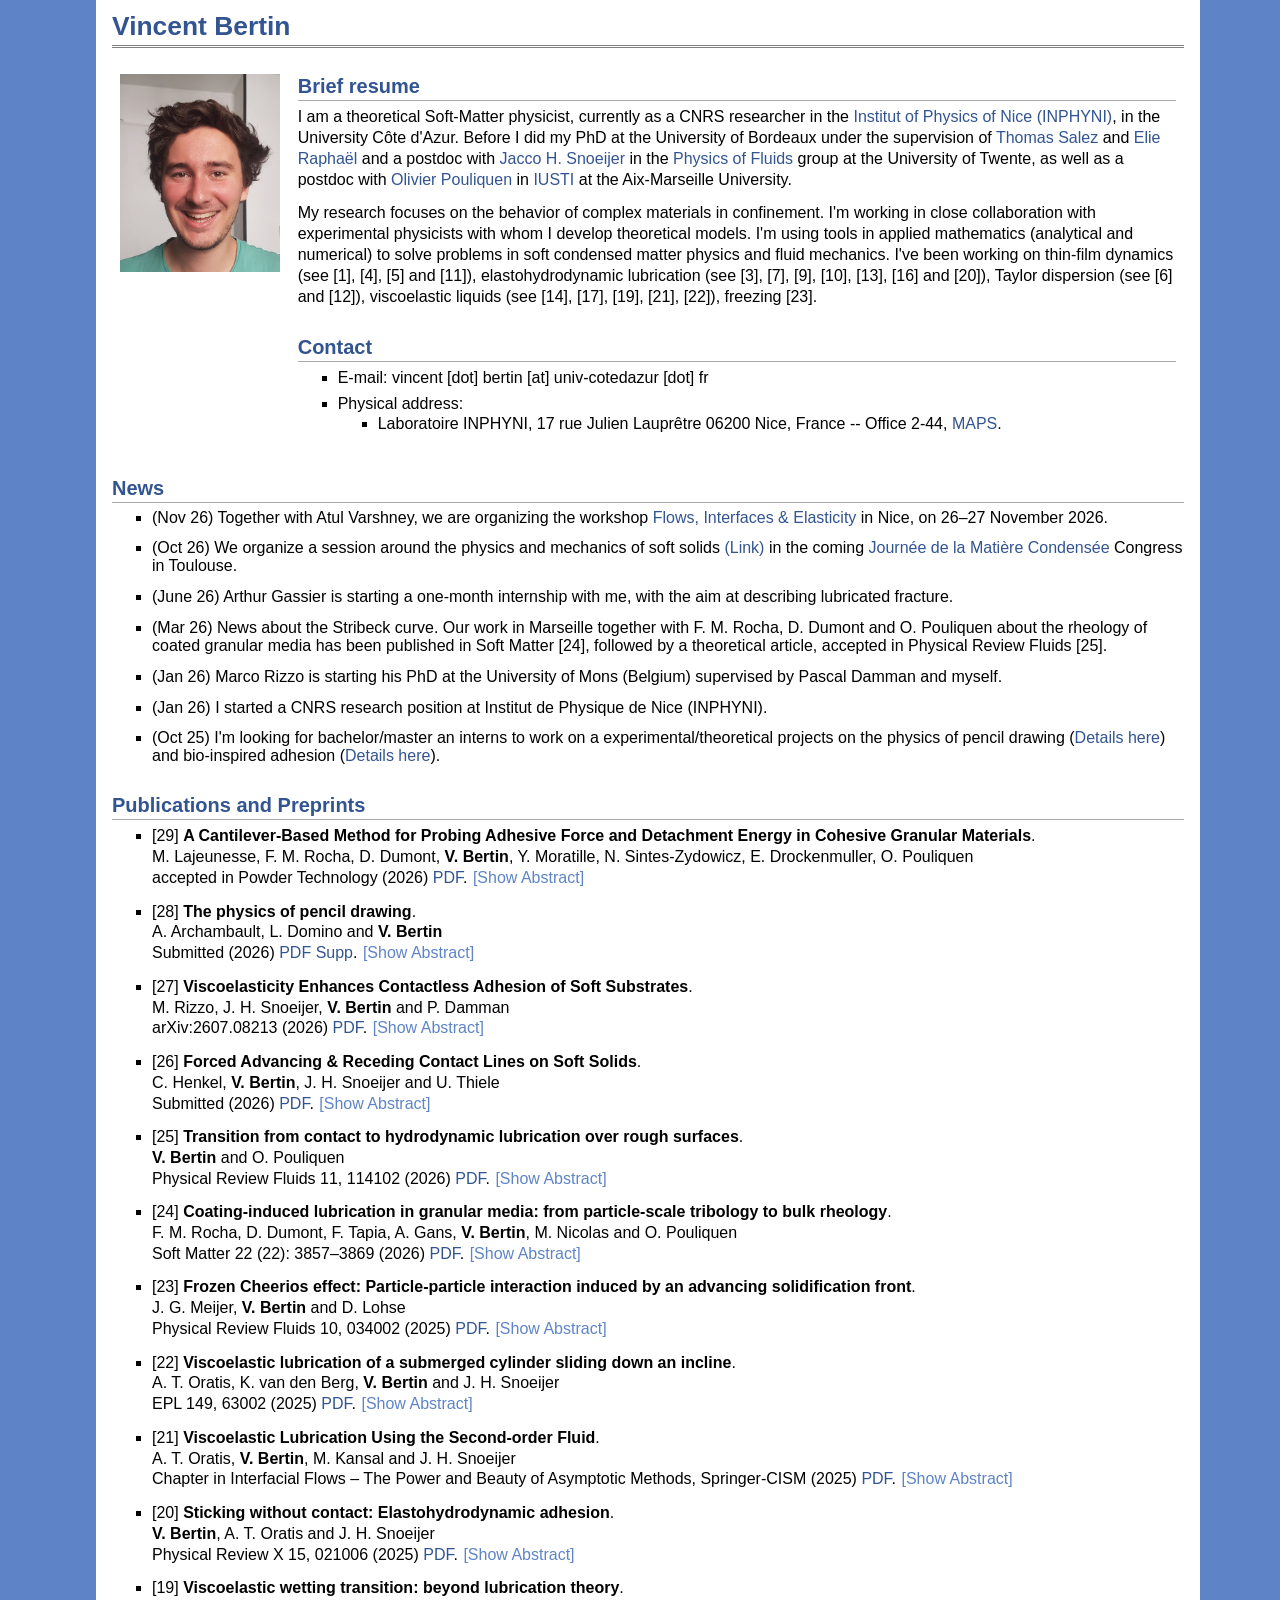
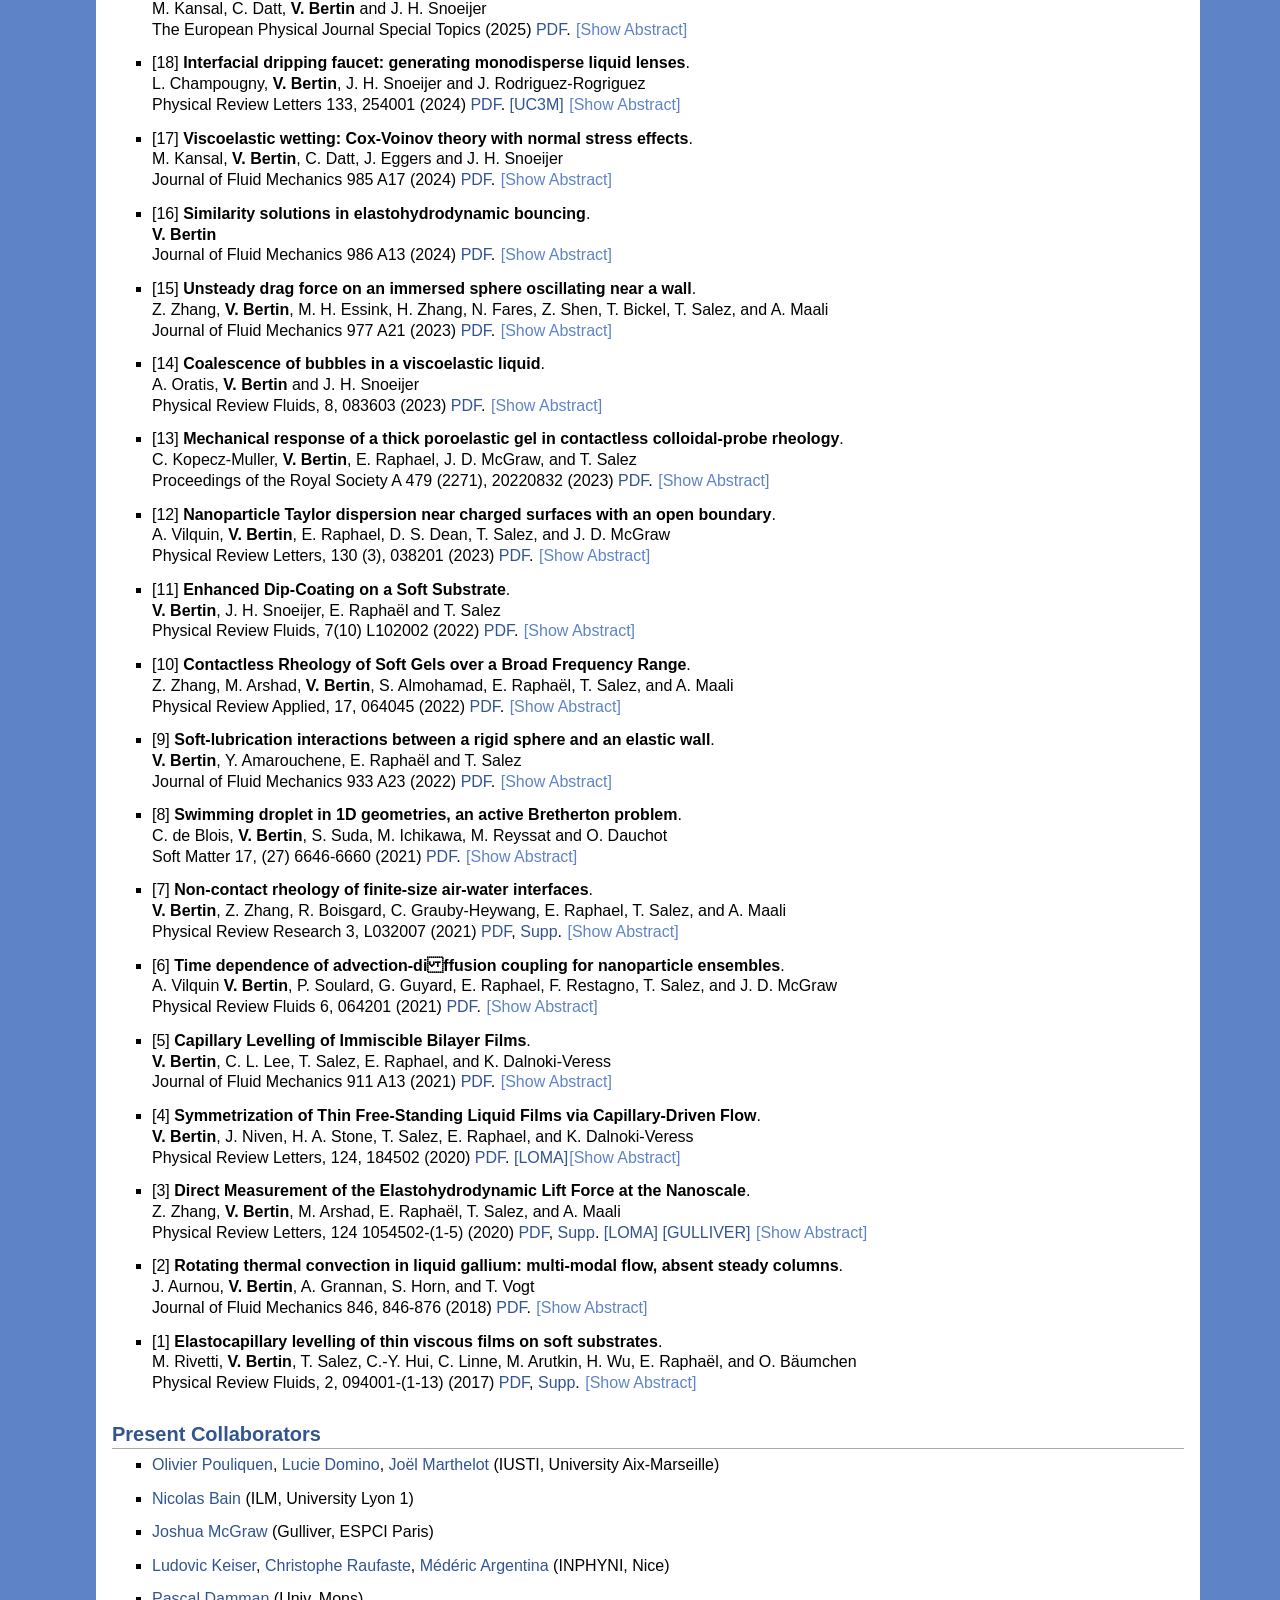
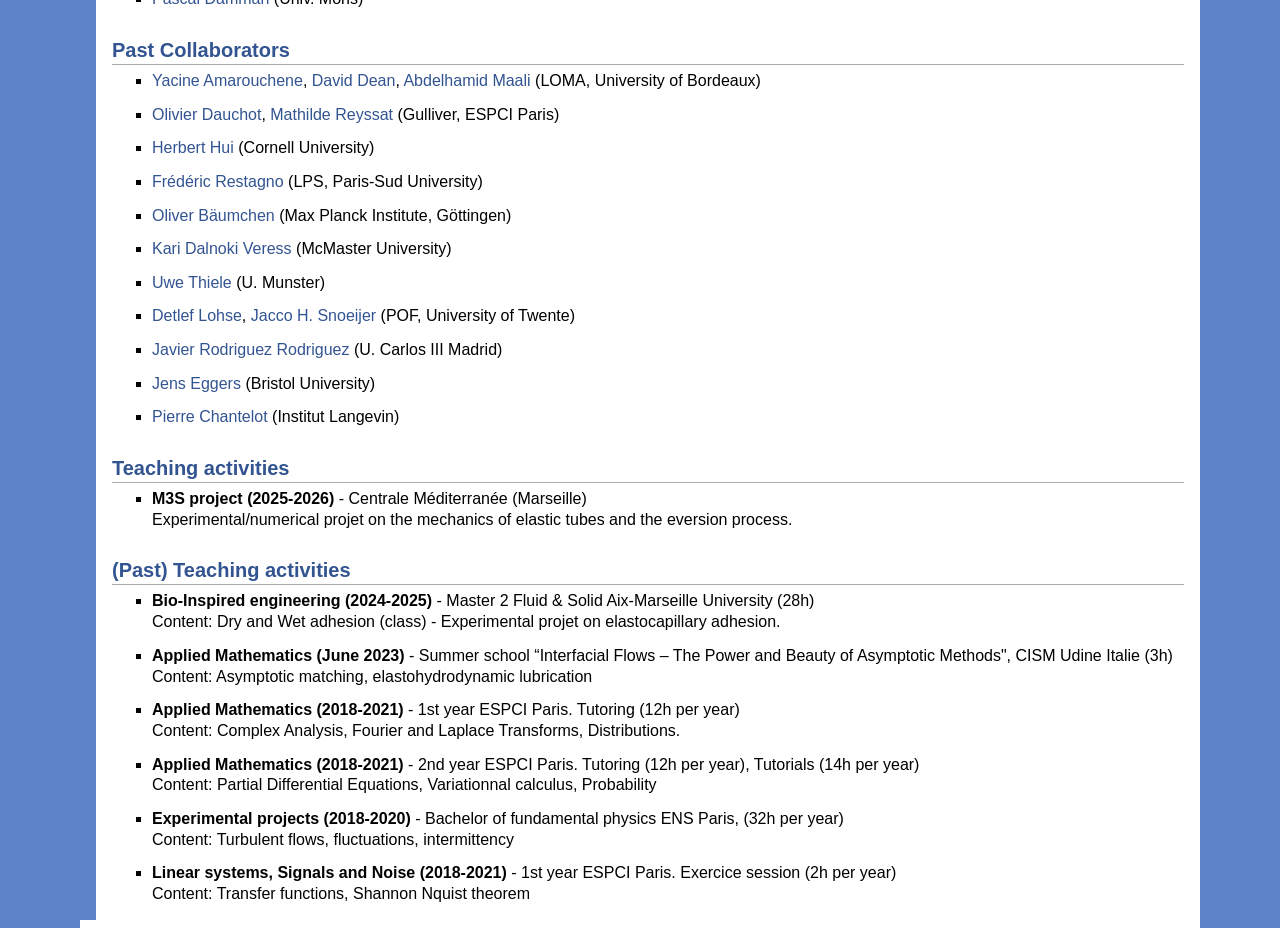
<file: index.html>
<!DOCTYPE html PUBLIC "-//W3C//DTD XHTML 1.1//EN"
  "http://www.w3.org/TR/xhtml11/DTD/xhtml11.dtd">
<html xmlns="http://www.w3.org/1999/xhtml" xml:lang="en">
<head>
<meta name="generator" content="jemdoc, see http://jemdoc.jaboc.net/" />
<meta http-equiv="Content-Type" content="text/html;charset=utf-8" />
<link rel="stylesheet" href="jemdoc.css" type="text/css" />
<title>Vincent Bertin</title>
</head>
<body>
<table summary="Table for page layout." id="tlayout">
<tr valign="top">
<td id="layout-menu">
<!--<div class="menu-category">Vincent Bertin</div>
<div class="menu-item"><a href="index.html" class="current">Home</a></div>-->
</td>
<td id="layout-content">
<div id="toptitle">
<h1>Vincent Bertin</h1>
</div>
<table class="imgtable"><tr><td>
<img src="moi.jpg" alt="" width="160px"/> &nbsp;</td>
<td align="left"><h2>Brief resume</h2>
<p> I am a theoretical Soft-Matter physicist, currently as a CNRS researcher in the <a href="https://inphyni.univ-cotedazur.fr/" target="_blank"> Institut of Physics of Nice (INPHYNI)</a>, in the University Côte d'Azur. Before I did my PhD at the University of Bordeaux under the supervision of <a href="https://www.loma.cnrs.fr/thomas-salez/" target="_blank"> Thomas Salez </a> and <a href="https://elieraphael.github.io/" target="_blank"> Elie Raphaël</a> and a postdoc with <a href="https://pof-snoeijer.tnw.utwente.nl/index.html" target="_blank"> Jacco H. Snoeijer </a> in the <a href="https://pof.tnw.utwente.nl/" target="_blank"> Physics of Fluids </a> group at the University of Twente, as well as a postdoc with <a href="https://iusti.cnrs.fr/research/11948-2/?doing_wp_cron=1779868729.0373089313507080078125" target="_blank"> Olivier Pouliquen </a> in  <a href="https://iusti.cnrs.fr/" target="_blank"> IUSTI </a> at the Aix-Marseille University.
<p>
My research focuses on the behavior of complex materials in confinement. I'm working in close collaboration with experimental physicists with whom I develop theoretical models. I'm using tools in applied mathematics (analytical and numerical) to solve problems in soft condensed matter physics and fluid mechanics. I've been working on thin-film dynamics (see [1], [4], [5] and [11]), elastohydrodynamic lubrication (see [3], [7], [9], [10], [13], [16] and [20]), Taylor dispersion (see [6] and [12]), viscoelastic liquids (see [14], [17], [19], [21], [22]), freezing [23].
</p>
<!--<p>My CV can be download here: <a href="cv_personal_page_en.pdf">English</a>.</p>-->
<h2>Contact</h2>
<ul>
<li><p>E-mail: vincent [dot] bertin [at] univ-cotedazur [dot] fr</p>
</li>
<li><p>Physical address:
 <ul>
 <li>
Laboratoire INPHYNI, 17 rue Julien Lauprêtre 06200 Nice, France -- Office 2-44, <a href="https://www.google.com/maps/place/Universit%C3%A9+C%C3%B4t%C3%A9+d%E2%80%99Azur+(INPHYNI-+Institut+de+Physique)/@43.6806936,7.2020512,18.98z/data=!4m6!3m5!1s0x12cdd18b1f186fdd:0x81edd54adf24e1e6!8m2!3d43.6805453!4d7.2026206!16s%2Fg%2F11jzhk98_t?coh=164777&entry=tt&shorturl=1"> MAPS</a>.
</li>
</ul>
</p>
</li>
</ul>
</td></tr></table>
<h2>News</h2>
<ul> <li> (Nov 26) Together with Atul Varshney, we are organizing the workshop <a href="workshop2026.html">Flows, Interfaces &amp; Elasticity</a> in Nice, on 26–27 November 2026.
</li></ul>
<ul> <li> (Oct 26) We organize a session around the physics and mechanics of soft solids <a href="https://jmc2026.sciencesconf.org/data/pages/MMM03.pdf" target="_blank"> (Link)</a> in the coming <a href="https://jmc2026.sciencesconf.org/index" target="_blank"> Journée de la Matière Condensée </a> Congress in Toulouse.
</li></ul>
<ul> <li> (June 26) Arthur Gassier is starting a one-month internship with me, with the aim at describing lubricated fracture.
</li></ul>
<ul> <li> (Mar 26) News about the Stribeck curve. Our work in Marseille together with F. M. Rocha, D. Dumont and O. Pouliquen about the rheology of coated granular media has been published in Soft Matter [24], followed by a theoretical article, accepted in Physical Review Fluids [25].
</li></ul>
<ul> <li> (Jan 26) Marco Rizzo is starting his PhD at the University of Mons (Belgium) supervised by Pascal Damman and myself.
</li></ul>
<ul> <li> (Jan 26) I started a CNRS research position at Institut de Physique de Nice (INPHYNI).
</li></ul>
<ul> <li> (Oct 25) I'm looking for bachelor/master an interns to work on a experimental/theoretical projects on the physics of pencil drawing (<a href="IntershipProposal.pdf">Details here</a>) and bio-inspired adhesion (<a href="IntershipProposal2.pdf">Details here</a>).
</li></ul>



<h2>Publications and Preprints</h2>
 <! -- Résolution des png = 140dpi -->


 <ul>
 <li><p> [29] <b>  A Cantilever-Based Method for Probing Adhesive Force and Detachment Energy in Cohesive Granular Materials</b>. <br /> M. Lajeunesse, F. M. Rocha, D. Dumont, <b>V. Bertin</b>, Y. Moratille, N. Sintes-Zydowicz, E. Drockenmuller, O. Pouliquen <br /> accepted in Powder Technology (2026) <a href="Papers/29_Lajeunesse2026.pdf">PDF</a>.
   <span class="toggle-trigger">[Show Abstract]<span>
   <div class="toggle-wrap">
   <b>Abstract:</b> Interparticle adhesion plays a critical role in the flow behavior of cohesive granular materials, yet quantitative characterization at the particle scale remains challenging. Here, we present a versatile cantilever-based method that combines a glass-beam cantilever for force measurements with a novel catapult mode for energy measurements, enabling the determination of both detachment force and detachment energy. Applied to three different cohesive materials: polymer-coated silica particles, wet granular media, and cross-linked poly(2-ethylhexyl acrylate) (PEHA) microparticles, this method reveals a fundamental decoupling between force and energy, suggesting that both quantities are equally critical for characterizing grain properties.
   </div> </p>
 </li>
 </ul>
 <ul>
 <li><p> [28] <b>  The physics of pencil drawing</b>. <br /> A. Archambault, L. Domino and <b>V. Bertin</b> <br /> Submitted (2026) <a href="Papers/28_Archambault2026.pdf">PDF</a>  <a href="Papers/28_Archambault2026Supp.pdf">Supp</a>.
   <span class="toggle-trigger">[Show Abstract]<span>
   <div class="toggle-wrap">
   <b>Abstract:</b> Graphite-pencil drawing is a ubiquitous human activity, yet the physical mechanisms that control how material is transferred and produces shades remain poorly understood. At the microscale, sliding contact between a graphite lead and a rough substrate leads to the detachment and deposition of graphite fragments, a process analogous to mechanical wear in engineering systems. Such wear is typically described empirically by Archard’s law, which relates macroscopic material loss to load and sliding distance but does not account for the microscopic processes governing debris formation.
Here we show that pencil drawing provides a quantitative and versatile model system for wear, enabling a direct connection between microscopic fragmentation and macroscopic material transfer. Controlled experiments reveal that graphite exhibits unusually large wear coefficients under moderate loads, while producing debris with a scale-free, power-law size distribution spanning several decades in length scale. We demonstrate that this distribution is governed by the roughness of the substrate and is consistent with fragmentation processes on self-affine surfaces.
Crucially, we establish a direct relationship between the debris size distribution and the optical intensity of the resulting graphite trace, linking the apparent grey level of a drawing to the surface coverage by fragments. This provides a physical framework for connecting microscopic fracture processes to macroscopic wear and visual appearance.
More broadly, our work establishes pencil drawing as a simple and accessible experimental paradigm for investigating rough-contact wear, with implications ranging from tribology to the quantitative analysis of graphite and charcoal artworks.
   </div> </p>
 </li>
 </ul>
 <ul>
 <li><p> [27] <b>  Viscoelasticity Enhances Contactless Adhesion of Soft Substrates</b>. <br /> M. Rizzo, J. H. Snoeijer, <b>V. Bertin</b> and P. Damman <br /> arXiv:2607.08213 (2026) <a href="Papers/27_Rizzo2026arXiv.pdf">PDF</a>.
   <span class="toggle-trigger">[Show Abstract]<span>
   <div class="toggle-wrap">
   <b>Abstract:</b> Understanding adhesion is essential for describing stability, friction, and interfacial dynamics. Here, we investigate the adhesion force dynamics between a rigid sphere and a soft surface without direct contact, mediated by a viscous fluid. By combining controlled experiments, a first-principles visco-elastohydrodynamic theory, and numerical simulations, we demonstrate that viscoelastic relaxation fundamentally modifies elastohydrodynamic adhesion. Rather than simply dissipating energy, viscoelasticity causes the substrate to behave transiently as a stiffer solid, enhancing the maximum adhesive force, changing the early-time force growth for t^2/3 to t^1/3, shortening the interaction time, and giving rise to new scaling laws governed by the Deborah number. The two proposed dimensionless parameters, the softness parameter and the Deborah number, define a unified phase diagram connecting three distinct adhesion regimes: classical Reynolds lubrication, elastohydrodynamic adhesion, and the newly identified visco-elastohydrodynamic regime.
   </div> </p>
 </li>
 </ul>
 <ul>
 <li><p> [26] <b>  Forced Advancing & Receding Contact Lines on Soft Solids</b>. <br /> C. Henkel, <b>V. Bertin</b>, J. H. Snoeijer and U. Thiele <br /> Submitted (2026) <a href="Papers/26_Henkel2026.pdf">PDF</a>.
   <span class="toggle-trigger">[Show Abstract]<span>
   <div class="toggle-wrap">
   <b>Abstract:</b> We discuss the forced dynamics of an advancing and receding contact line on a soft viscoelastic substrate, using the framework of a mesoscopic thin-film model. Specifically, we consider the geometry of a dip coating experiment where the substrate is dipped into or dragged out of a liquid bath at a prescribed angle and speed. In the receding case, we focus on the forced wetting transition, in which a film is deposited above a critical speed. Numerical continuation reveals the bifurcation scenario and shows how the critical speed is larger on softer substrates. In the advancing case, we show how the viscoelasticity of the substrate gives rise to intricate stick-slip motion in a limited velocity regime.
   </div> </p>
 </li>
 </ul>
 <ul>
 <li><p> [25] <b>  Transition from contact to hydrodynamic lubrication over rough surfaces</b>. <br /> <b>V. Bertin</b> and O. Pouliquen <br /> Physical Review Fluids 11, 114102 (2026) <a href="Papers/25_Bertin2026PRF.pdf">PDF</a>.
   <span class="toggle-trigger">[Show Abstract]<span>
   <div class="toggle-wrap">
   <b>Abstract:</b> We present a theoretical analysis of frictional transitions along the Stribeck curve for rough elastic contacts lubricated by a Newtonian fluid. Building on the mean-field framework of Persson and Scaraggi (J. Phys.: Condens. Matter 21 (2009) 185002), we formulate a minimal elastohydrodynamic model that couples contact mechanics and lubrication through a homogenized pressure decomposition. Dimensional analysis reveals three independent dimensionless parameters governing the frictional response, which correspond to a dimensionless speed, normal load, and surface roughness. Using asymptotic expansions, we first characterize the boundary and hydrodynamic lubrication regimes, which arise naturally as the quasistatic and smooth-surface limits of the model. In both limits, the contact morphology converges toward Hertzian contact in the regime of large elastic deformation, with boundary layers regularizing the separation profile at the edge of the contact zone. We then analyze the mixed lubrication regime and derive asymptotic expressions for the friction coefficient in the low- and high-speed limits. At high speeds, friction decomposes into a viscous contribution and a residual contact term, leading to a roughness- and load-dependent criterion for the transition to hydrodynamic lubrication that departs from constant-Λ ratio theories. At low speeds, friction reduction results from the progressive redistribution of the applied load between asperity contact and hydrodynamic pressure, yielding a characteristic transition speed from boundary to mixed lubrication. These results are summarized in a phase diagram that generalizes the classical Stribeck curve to a multidimensional parameter space.
   </div> </p>
 </li>
 </ul>
 <ul>
 <li><p> [24] <b>  Coating-induced lubrication in granular media: from particle-scale tribology to bulk rheology</b>. <br /> F. M. Rocha, D. Dumont, F. Tapia,  A. Gans, <b>V. Bertin</b>, M. Nicolas and O. Pouliquen <br /> Soft Matter 22 (22): 3857–3869 (2026) <a href="Papers/24_Rocha2026SoftMatter.pdf">PDF</a>.
   <span class="toggle-trigger">[Show Abstract]<span>
   <div class="toggle-wrap">
   <b>Abstract:</b> Coated granular materials are involved in numerous industrial processes, including powder handling in pharmaceuticals, additive manufacturing, cement production, and food processing, where surface treatments control flowability, prevent agglomeration, and improve product consistency. Despite their widespread use, the influence of coatings on the collective behavior of granular materials remains poorly understood. While dry granular flows are well described by the m(I) rheology for frictional, noncohesive particles, many real-world systems involve additional interparticle interactions that fall outside this framework. Here, we investigate how polymer coatings on silica grains modify dry granular rheology by introducing non-Coulombic frictional behavior at the particle scale. Pressure-imposed rheological experiments reveal that coatings activate a low-friction regime in which the bulk friction coefficient and packing fraction approach values typical of frictionless grains. The transition from this lubricated state to a conventional frictional regime depends on both normal stress and shear rate, indicating stress- and velocity-dependent contact mechanics. Tribological measurements show that interparticle friction decreases with coating thickness and sliding velocity, but increases with normal load. Building on these findings, we develop a mean-field rheological model that extends the classical m(I) framework to include coating-dependent, non-Coulombic friction. Discrete Element Method simulations incorporating the measured friction law capture the key qualitative features observed experimentally. These results demonstrate that controlled surface coatings provide a powerful route to engineer granular rheology and enhance flowability across various industrial applications.
   </div> </p>
 </li>
 </ul>
 <ul>
 <li><p> [23] <b>  Frozen Cheerios effect: Particle-particle interaction induced by an advancing solidification front</b>. <br /> J. G. Meijer, <b>V. Bertin</b> and D. Lohse <br /> Physical Review Fluids 10, 034002 (2025) <a href="Papers/23_Meijer2025PRF.pdf">PDF</a>.
   <span class="toggle-trigger">[Show Abstract]<span>
   <div class="toggle-wrap">
   <b>Abstract:</b> Particles at liquid interfaces have the tendency to cluster due to long-range capillary interactions. This is known as the Cheerios effect. Here we experimentally and theoretically study the interaction between two submerged particles near an advancing water-ice interface during the freezing process. Particles that are more thermally conductive than water are observed to attract each other and form clusters once frozen. We call this feature the frozen Cheerios effect. On the other hand, particles less conductive than water separate, highlighting the importance of thermal conduction during freezing. Based on existing models for single particle trapping in ice, we develop an understanding of multiple particle interaction. We find that the overall strength of the particle-particle interaction critically depends on the solidification front velocity. Our theory explains why the thermal conductivity mismatch between the particles and water dictates the attractive/repulsive nature of the particle-particle interaction.
   </div> </p>
 </li>
 </ul>
 <ul>
 <li><p> [22] <b>   Viscoelastic lubrication of a submerged cylinder sliding down an incline</b>. <br /> A. T. Oratis, K. van den Berg, <b>V. Bertin</b>  and J. H. Snoeijer <br /> EPL 149, 63002 (2025)  <a href=" https://iopscience.iop.org/article/10.1209/0295-5075/adbcd2/pdf" target="_blank">PDF</a>.
   <span class="toggle-trigger">[Show Abstract]<span>
   <div class="toggle-wrap">
   <b>Abstract:</b> Lubrication flows between two solid surfaces can be found in a variety of biological and engineering settings. In many of these systems, the lubricant exhibits viscoelastic properties, which modify the associated lubrication forces. Here, we experimentally study viscoelastic lubrication by considering the motion of a submerged cylinder sliding down an incline. We demonstrate that cylinders move faster when released in a viscoelastic Boger liquid compared to a Newtonian liquid with similar viscosity. Cylinders exhibit pure sliding motion in viscoelastic liquids, in contrast to the stick-slip motion observed in Newtonian liquids. We rationalize our results by using the second-order fluid model, which predicts a lift force on the cylinder arising from the normal-stress differences provided by the dissolved polymers. The interplay between viscoelastic lift, viscous friction, and gravity leads to a prediction for the sliding speed, which is consistent with our experimental results for weakly viscoelastic flows. Finally, we identify a remarkable difference between the lubrication of cylindrical and spherical contacts, as the latter does not exhibit any lift for weak viscoelasticity.
   </div> </p>
 </li>
 </ul>
 <ul>
 <li><p> [21] <b>   Viscoelastic Lubrication Using the Second-order Fluid</b>. <br />  A. T. Oratis, <b>V. Bertin</b>, M. Kansal and J. H. Snoeijer <br /> Chapter in Interfacial Flows – The Power and Beauty of Asymptotic Methods, Springer-CISM (2025) <a href="Papers/21_Oratis2024_CISM.pdf">PDF</a>.
   <span class="toggle-trigger">[Show Abstract]<span>
   <div class="toggle-wrap">
   <b>Abstract:</b> The classical theory of lubrication is dedicated to the flow of a viscous fluid in a narrow gap between two solid boundaries, with the specific goal of computing the resulting lubrication forces. These forces can be modified by elasticity: the solid boundary can deform elastically and/or the fluid can exhibit viscoelastic stress. Here we focus on the influence of elasticity inside the fluid, using the second-order fluid model, which for steady flows can be viewed as an expansion for small elasticity. We demonstrate how viscoelasticity changes the lubrication forces in various two-dimensional flow geometries, for which analytical solutions are presented. These ex- amples illustrate the physical mechanisms of viscoelastic lubrication at small Deborah numbers. We also discuss the challenges of using the second-order fluid in unsteady flows and large Deborah numbers, and briefly comment on how the modelling framework can get extended to viscoelastic thin-film flows with free boundaries.
   </div> </p>
 </li>
 </ul>
 <ul>
 <li><p> [20] <b>   Sticking without contact: Elastohydrodynamic adhesion</b>. <br />  <b>V. Bertin</b>, A. T. Oratis and J. H. Snoeijer <br /> Physical Review X 15, 021006 (2025)  <a href="https://journals.aps.org/prx/pdf/10.1103/PhysRevX.15.021006?" target="_blank">PDF</a>.
   <span class="toggle-trigger">[Show Abstract]<span>
   <div class="toggle-wrap">
   <b>Abstract:</b> The adhesion between dry solid surfaces is typically governed by contact forces, involving surface forces and elasticity. For surfaces immersed in a fluid, out-of-contact adhesion arises due to the viscous resistance to the opening of the liquid gap. While the adhesion between dry solids is described by the classical JKR theory, there is no equivalent framework for the wet adhesion of soft solids. Here, we investigate theoretically the viscous adhesion emerging during the separation of a sphere from an elastic substrate. The suction pressure within the thin viscous film between the solids induces significant elastic displacements. Unexpectedly, the elastic substrate closely follows the motion of the sphere, leading to a sticking without contact. The initial dynamics is described using similarity solutions, resulting in a nonlinear adhesion force that grows in time as F ∝ t2/3. When elastic displacements become large enough, another similarity solution emerges that leads to a violent snap-off of the adhesive contact through a finite-time singularity. The observed phenomenology bears a strong resemblance with JKR theory, and is relevant for a wide range of applications involving viscous adhesion.
   </div> </p>
 </li>
 </ul>
 <ul>
 <li><p> [19] <b>   Viscoelastic wetting transition: beyond lubrication theory</b>. <br /> M. Kansal, C. Datt, <b>V. Bertin</b> and J. H. Snoeijer <br /> The European Physical Journal Special Topics (2025)  <a href=" https://link.springer.com/content/pdf/10.1140/epjs/s11734-024-01443-5.pdf" target="_blank">PDF</a>.
   <span class="toggle-trigger">[Show Abstract]<span>
   <div class="toggle-wrap">
   <b>Abstract:</b> The dip-coating geometry, where a solid plate is withdrawn from or plunged into a liquid pool, offers a prototypical example of wetting flows involving contact-line motion. Such flows are commonly studied using the lubrication approximation approach which is intrinsically limited to small interface slopes and thus small contact angles. Flows for arbitrary contact angles, however, can be studied using a generalized lubrication theory that builds upon viscous corner flow solutions. Here we derive this generalized lubrication theory for viscoelastic liquids that exhibit normal stress effects and are modelled using the second-order fluid model. We apply our theory to advancing and receding contact lines in dip-coating, highlighting the influence of viscoelastic normal stresses for contact line motion at arbitrary contact angle.
   </div> </p>
 </li>
 </ul>
 <ul>
 <li><p> [18] <b>   Interfacial dripping faucet: generating monodisperse liquid lenses</b>. <br /> L. Champougny, <b>V. Bertin</b>, J. H. Snoeijer and J. Rodriguez-Rogriguez <br /> Physical Review Letters 133, 254001 (2024)  <a href="Papers/18_Champougny2024PRL.pdf">PDF</a>. <a href="https://www.youtube.com/watch?v=bu3kMwoLipA"> [UC3M]</a>
   <span class="toggle-trigger">[Show Abstract]<span>
   <div class="toggle-wrap">
   <b>Abstract:</b> We present a surface analog to a dripping faucet, where a viscous liquid slides down an immiscible meniscus. Periodic pinch-off of the dripping filament is observed, generating a succession of monodisperse floating lenses. We show that this interfacial dripping faucet can be described analogously to its single-phase counterpart, replacing surface tension by the spreading coefficient, and even undergoes a transition to a jetting regime. This liquid/liquid/gas system opens perspectives for the study of the dynamics of emulsions at interfaces.
   </div> </p>
 </li>
 </ul>
 <ul>
 <li><p> [17] <b>  Viscoelastic wetting: Cox-Voinov theory with normal stress effects</b>. <br /> M. Kansal, <b>V. Bertin</b>, C. Datt, J. Eggers and J. H. Snoeijer <br /> Journal of Fluid Mechanics 985 A17 (2024) <a href=" https://www.cambridge.org/core/services/aop-cambridge-core/content/view/0B15906AC0BFA32A0A7C7E2893C09321/S0022112024002969a_hi.pdf/viscoelastic-wetting-cox-voinov-theory-with-normal-stress-effects.pdf" target="_blank">PDF</a>.
   <span class="toggle-trigger">[Show Abstract]<span>
   <div class="toggle-wrap">
   <b>Abstract:</b> The classical Cox-Voinov theory of contact line motion provides a relation between the macroscopically observable contact angle, and the microscopic wetting angle as a function of contact line velocity. Here we investigate how viscoelasticity, specifically the normal stress effect, modifies wetting dynamics. Using the thin film equation for the second-order fluid, it is found that the normal stress effect is dominant at small scales. We show that the effect can be incorporated in the Cox-Voinov theory through an apparent microscopic angle, which differs from the true microscopic angle. The theory is applied to the classical problems of drop spreading and dip-coating, which shows how normal stress facilitates (inhibits) the motion of advancing (receding) contact lines. For rapid advancing motion, the apparent microscopic angle can tend to zero in which case the dynamics is described by a new regime that was already anticipated in Boudaoud (2007).
   </div> </p>
 </li>
 </ul>
  <ul>
 <li><p> [16] <b> Similarity solutions in elastohydrodynamic bouncing</b>. <br /> <b>V. Bertin</b> <br /> Journal of Fluid Mechanics 986 A13 (2024)  <a href=" https://www.cambridge.org/core/services/aop-cambridge-core/content/view/0F3844681D7070582426AE54AD5DAF81/S0022112024003100a.pdf/similarity_solutions_in_elastohydrodynamic_bouncing.pdf" target="_blank">PDF</a>.
   <span class="toggle-trigger">[Show Abstract]<span>
   <div class="toggle-wrap">
   <b>Abstract:</b> We investigate theoretically and numerically the impact of an elastic sphere on a rigid wall in a viscous fluid. Our focus is on the dynamics of the contact, employing the soft lubrication model in which the sphere is separated from the wall by a thin liquid film. In the limit of large sphere inertia, the sphere bounces and the dynamics is close to the Hertz theory. Remarkably, the film thickness separating the sphere from the wall exhibits non-trivial self-similar properties that vary during the spreading and retraction phases. Leveraging these self-similar properties, we establish the energy budget and predict the coefficient of restitution for the sphere. The general framework derived here opens many perspectives to study the lubrication film in impact problems.
   </div> </p>
 </li>
 </ul>
<ul>
 <li><p> [15] <b>Unsteady drag force on an immersed sphere oscillating near a wall</b>.<br />  Z. Zhang, <b>V. Bertin</b>, M. H. Essink, H. Zhang, N. Fares, Z. Shen, T. Bickel, T. Salez, and A. Maali <br /> Journal of Fluid Mechanics 977 A21 (2023)  <a href="Papers/15_Zhang2023JFM.pdf">PDF</a>.
   <span class="toggle-trigger">[Show Abstract]<span>
   <div class="toggle-wrap">
   <b>Abstract:</b> The unsteady hydrodynamic drag exerted on an oscillating sphere near a planar wall is addressed experimentally, theoretically, and numerically. The experiments are performed by using colloidal-probe Atomic Force Microscopy (AFM) in thermal noise mode. The natural resonance frequencies and quality factors are extracted from the measurement of the power spectrum density of the probe oscillation for a broad range of gap distances and Womersley numbers. The shift in the natural resonance frequency of the colloidal probe as the probe goes close to a solid wall infers the wall-induced variations of the effective mass of the probe. Interestingly, a crossover from a positive to a negative shift is observed as the Womersley number increases. In order to rationalize the results, the confined unsteady Stokes equation is solved numerically using a finite-element method, as well as asymptotic calculations. The in-phase and out-of-phase terms of the hydrodynamic drag acting on the sphere are obtained and agree well to the experimental results. All together, the experimental, theoretical, and numerical results show that the hydrodynamic force felt by an immersed sphere oscillating near a wall is highly dependent on the Womersley number.
   </div> </p>
 </li>
 </ul>
  <ul>
 <li><p> [14] <b>Coalescence of bubbles in a viscoelastic liquid</b>.<br />  A. Oratis, <b>V. Bertin</b> and J. H. Snoeijer <br /> Physical Review Fluids, 8, 083603 (2023) <a href="Papers/14_Oratis2023PRF.pdf">PDF</a>.
   <span class="toggle-trigger">[Show Abstract]<span>
   <div class="toggle-wrap">
   <b>Abstract:</b> When two bubbles submerged in a liquid are brought closely together, the intermediate liquid film separating the bubbles begins to drain. Once the film ruptures, the bubbles coalesce and form a neck that expands with time. The dynamics of the neck growth are well understood in the context of pure, Newtonian liquids. Yet, much less is known about the dynamics of this singularity when the surrounding liquid contains long flexible polymers, which provide viscoelastic characteristics to the liquid’s properties. Here, we experimentally study the coalescence of bubbles surrounded by polymer solutions. In contrast to drop coalescence, and in spite of the singular stretching of polymers, we find that the presence of the dissolved polymers does not at all affect the coalescence dynamics at early times. The polymer elasticity is found to slow down the flow only during the later stages of coalescence. These observations are interpreted using an asymptotic solution of the Oldroyd-B model, which predicts a strong stress singularity near the extremity of the neck. However, the polymer stress turns out to diverge only in the azimuthal direction, which can explain why elastic effects remain subdominant during the initial stages of coalescence.
   </div> </p>
 </li>
 </ul>
 <ul>
 <li><p> [13] <b>Mechanical response of a thick poroelastic gel in contactless colloidal-probe rheology</b>.<br />  C. Kopecz-Muller, <b>V. Bertin</b>, E. Raphael, J. D. McGraw, and T. Salez <br /> Proceedings of the Royal Society A 479 (2271), 20220832 (2023) <a href="https://royalsocietypublishing.org/doi/epdf/10.1098/rspa.2022.0832" target="_blank">PDF</a>. <span class="toggle-trigger">[Show Abstract]<span>
<div class="toggle-wrap">
<b>Abstract:</b> When a rigid object approaches a soft material in a viscous fluid, hydrodynamic stresses arise in the lubricated contact region and deform the soft material. The elastic deformation modifies in turn the flow, hence generating a soft-lubrication coupling. Moreover, soft elastomers and gels are often porous. These materials may be filled with solvent or uncrosslinked polymer chains, and might be permeable to the surrounding fluid, which complexifies further the description. Here, we derive the point-force response of a semi-infinite and permeable poroelastic substrate. Then, we use this fundamental solution in order to address the specific poroelastic lubrication coupling associated with contactless colloidal-probe methods. In particular, we derive the conservative and dissipative components of the force associated with the oscillating vertical motion of a sphere close to the poroelastic substrate. Our results may be relevant for dynamic surface force apparatus and contactless colloidal-probe atomic force microscopy experiments on soft, living and/or fragile materials, such as swollen hydrogels and biological membranes.
</div> </p>
 </li>
 </ul>
 <ul>
 <li><p> [12] <b>Nanoparticle Taylor dispersion near charged surfaces with an open boundary</b>.<br />  A. Vilquin, <b>V. Bertin</b>, E. Raphael, D. S. Dean, T. Salez, and J. D. McGraw <br /> Physical Review Letters, 130 (3), 038201 (2023) <a href="Papers/12_VilquinBertin2023PRL.pdf">PDF</a>. <span class="toggle-trigger">[Show Abstract]<span>
<div class="toggle-wrap">
<b>Abstract:</b> The dispersion of microscopic particles in shear flows is influenced both by advection and thermal motion. At the nanoscale, the interactions between such particles and their confining boundaries, along with their size, cannot be neglected. Here, using evanescent-wave microscopy with sub-micrometric observation zones, we study the transport of charged nanoparticles in linear shear flows, near a charged, planar wall on one side, and an open, particle-consuming boundary on the other side where the particle leaves the observation zone. By varying the concentration of electrolytes, we show how electrostatic interactions between particles and surface affect dispersion. In addition, an absorption-like condition at the open boundary induces an exponential decay of the particle number, which alters the transport efficiency. The combination of these two effects reduces the overall dispersion by an order of magnitude, as captured by our theoretical model. Our findings might have implications in biological contexts as well as in technological devices based on the transport of confined diffusive objects at small scales.
</div> </p>
 </li>
 </ul>
 <ul>
 <li><p> [11] <b>Enhanced Dip-Coating on a Soft Substrate</b>.<br />  <b>V. Bertin</b>, J. H. Snoeijer, E. Raphaël and T. Salez <br /> Physical Review Fluids, 7(10)  L102002 (2022) <a href="Papers/11_Bertin2022PRF.pdf">PDF</a>. <span class="toggle-trigger">[Show Abstract]<span>
<div class="toggle-wrap">
<b>Abstract:</b> A solid, withdrawn from a liquid bath, entrains a thin liquid film. This simple process, first described by Landau, Levich and Derjaguin (LLD), is commonly observed in everyday life. It also plays a central role in liquid capture by animals, and is widely used for surface-coating purposes in industry. Motivated by the emerging interest in the mechanics of very soft materials, and in particular the resulting elastocapillary coupling, we develop a dip-coating model that accounts for the additional presence of a soft solid layer atop the rigid plate. The elastic response of this soft layer is described by a Winkler’s foundation. Using a combination of numerical, scaling and asymptotic- matching methods, we find a new softness-dependent power-law regime for the thickness of entrained liquid at small capillary number, which corresponds to a modified physics at play in the dynamic meniscus. The crossover between this regime and the classical dip-coating one occurs when the substrate’s deformation is comparable to the thickness of the entrained liquid film.
</div> </p>
 </li>
 </ul>
 <ul>
 <li><p> [10] <b>Contactless Rheology of Soft Gels over a Broad Frequency Range</b>.<br /> Z. Zhang, M. Arshad, <b>V. Bertin</b>, S. Almohamad, E. Raphaël, T. Salez, and A. Maali <br /> Physical Review Applied, 17, 064045 (2022) <a href="Papers/10_Zhang2022PRApp.pdf">PDF</a>. <span class="toggle-trigger">[Show Abstract]<span>
 <div class="toggle-wrap">
 <b>Abstract:</b> We report contactless measurements of the viscoelastic rheological properties of soft gels. The experiments are performed using a colloidal-probe Atomic Force Microscope (AFM) in a liquid environment and in dynamic mode. The mechanical response is measured as a function of the liquid gap thickness for different oscillation frequencies. Our measurements reveal an elastohydrodynamic (EHD) coupling between the flow induced by the probe oscillation and the viscoelastic deformation of the gels. The data are quantitatively described by a viscoelastic lubrication model. The frequency-dependent storage and loss moduli of the polydimethylsiloxane (PDMS) gels are extracted from fits of the data to the model and are in good agreement with the Chasset–Thirion law. Our results demonstrate that contactless colloidal-probe methods are powerful tools that can be used for probing soft interfaces finely over a wide range of frequencies.
 </div></p>
 </li>
 </ul>
 <ul>
 <li><p> [9] <b>Soft-lubrication interactions between a rigid sphere and an elastic wall</b>.<br />  <b>V. Bertin</b>, Y. Amarouchene, E. Raphaël and T. Salez <br /> Journal of Fluid Mechanics 933 A23 (2022)  <a href="Papers/09_Bertin2022JFM.pdf">PDF</a>. <span class="toggle-trigger">[Show Abstract]<span>
 <div class="toggle-wrap">
 <b>Abstract:</b> The motion of an object within a viscous fluid and in the vicinity of a soft surface induces a hydrodynamicstress field that deforms the latter, thus modifying the boundary conditions of the flow. This results in elastohy-drodynamic (EHD) interactions experienced by the particle. Here, we derive a soft-lubrication model, in orderto compute all the forces and torque applied on a rigid sphere that is free to translate and rotate near an elasticwall. We focus on the limit of small deformations of the surface with respect to the fluid-gap thickness, andperform a perturbation analysis at leading order in dimensionless compliance. The response is computed in thelimiting cases of thick and thin elastic materials. The normal force is also obtained analytically using the Lorentzreciprocal theorem and agrees with the numerical results.
 </div></p>
 </li>
 </ul>
 <ul>
 <li><p> [8] <b>Swimming droplet in 1D geometries, an active Bretherton problem</b>.<br /> C. de Blois, <b>V. Bertin</b>, S. Suda, M. Ichikawa, M. Reyssat and O. Dauchot <br /> Soft Matter 17, (27) 6646-6660 (2021) <a href="Papers/08_deBlois2021SoftMatter.pdf">PDF</a>. <span class="toggle-trigger">[Show Abstract]<span>
 <div class="toggle-wrap">
 <b>Abstract:</b> We investigate experimentally the behavior of self-propelled water-in-oil droplets, confined in cap- illaries of different square and circular cross-sections. The droplet’s activity comes from the forma- tion of swollen micelles at its interface. In straight capillaries the velocity of the droplet decreases with increasing confinement. However at very high confinement, the velocity converges toward a non-zero value, so that even very long droplets swim. Stretched circular capillaries are then used to explore even higher confinement. The lubrication layer around the droplet then takes a non-uniform thickness which constitutes a significant difference with usual flow-driven passive droplets. A neck forms at the rear of the droplet, deepens with increasing confinement, and even- tually undergoes successive spontaneous splitting events for large enough confinement. Such observations stress the critical role of the activity of the droplet interface on the droplet’s behavior under confinement. We then propose an analytical formulation by integrating the interface activity and the swollen micelles transport problem into the classical Bretherton approach. The model accounts for the convergence of the droplet’s velocity to a finite value for large confinement, and for the non-classical shape of the lubrication layer. Further including the saturation of the mi- celles concentration along the interface length, it predicts the divergence of the lubrication layer thickness when the length of the droplet increases, eventually leading to the spontaneous droplet division.
 </div></p>
 </li>
 </ul>
 <ul>
 <li><p> [7] <b>Non-contact rheology of finite-size air-water interfaces</b>.<br /> <b>V. Bertin</b>, Z. Zhang, R. Boisgard, C. Grauby-Heywang, E. Raphael, T. Salez, and A. Maali <br />Physical Review Research 3, L032007 (2021)  <a href="Papers/07_Bertin2021PhysRevRes.pdf">PDF</a>, <a href="Papers/07_Bertin2021PhysRevRes_Supp.pdf">Supp</a>. <span class="toggle-trigger">[Show Abstract]<span>
 <div class="toggle-wrap">
 <b>Abstract:</b> We present non-contact atomic-force-microscopy measurements of the hydrodynamic interactionsbetween a rigid sphere and an air bubble in water at the microscale.  The size of the bubble is foundto have a significant effect on the mechanical response due to the long-range capillary deformationof the air-water interface.  We develop a viscocapillary lubrication model accounting for the finite-size effect that allows to rationalize the experimental data.  This comparison allows us to measurethe  air-water  surface  tension,  without  contact  and  thus  wetting,  paving  the  way  towards  robustnon-contact tensiometry of polluted air-water interfaces.
 </div></p>
 </li>
 </ul>
 <ul>
 <li><p> [6] <b>Time dependence of advection-diffusion coupling for nanoparticle ensembles</b>.<br /> A. Vilquin <b>V. Bertin</b>, P. Soulard, G. Guyard, E. Raphael, F. Restagno, T. Salez, and J. D. McGraw <br /> Physical Review Fluids 6, 064201 (2021) <a href="Papers/06_Vilquin2021PhysRevFluids.pdf">PDF</a>. <span class="toggle-trigger">[Show Abstract]<span>
 <div class="toggle-wrap">
 <b>Abstract:</b> Particle transport in fluids at micro- and nano-scales is important in many domains. As compared to the quiescent case, the time evolution of particle dispersion is enhanced by coupling: i) advection along the flow; and ii) diffusion along the associated velocity gradients. While there is a well-known, long-time limit for this advection-diffusion enhancement, understanding the short-time limit and corresponding crossover between these two asymptotic limits is less mature. We use evanescent-wave video microscopy for its spatio-temporal resolution. Specifically, we observe a near-surface zone of where the velocity gradients, and thus dispersion, are the largest within a simple microfluidic channel. Supported by a theoretical model and simulations based on overdamped Langevin dynamics, our experiments reveal the crossover of this so-called Taylor dispersion from short to long time scales. Studying a range of particle size, viscosity and applied pressure, we show that the initial spatial distribution of particles can strongly modify observed master curves for short-time dispersion and its crossover into the long-time regime.
 </div></p>
 </li>
 </ul>
 <ul>
 <li><p> [5] <b>Capillary Levelling of Immiscible Bilayer Films</b>.<br /> <b>V. Bertin</b>, C. L. Lee, T. Salez, E. Raphael, and K. Dalnoki-Veress <br />Journal of Fluid Mechanics 911 A13 (2021)  <a href="Papers/05_Bertin2021JFM.pdf">PDF</a>. <span class="toggle-trigger">[Show Abstract]<span>
 <div class="toggle-wrap">
 <b>Abstract:</b> Flow in thin films is highly dependent on the boundary conditions. Here, we study the capillary levelling of thin bilayer films composed of two immiscible liquids. Specifically, a stepped polymer layer is placed atop another, flat polymer layer. The Laplace pressure gradient resulting from the curvature of the step induces flow in both layers, which dissipates the excess capillary energy stored in the stepped interface. The effect of different viscosity ratios between the bottom and top layers is investigated. We invoke a long-wave expansion of low-Reynolds-number hydrodynamics to model the energy dissipation due to the coupled viscous flows in the two layers. Good agreement is found between the experiments and the model. Analysis of the latter further reveals an interesting double crossover in time, from Poiseuille flow, to plug flow, and finally to Couette flow. The crossover time scales depend on the viscosity ratio between the two liquids, allowing for the dissipation mechanisms to be selected and finely tuned by varying this ratio.
 </div></p>
 </li>
 </ul>
<ul>
<li><p> [4] <b>Symmetrization of Thin Free-Standing Liquid Films via Capillary-Driven Flow</b>.<br /> <b>V. Bertin</b>, J. Niven, H. A. Stone, T. Salez, E. Raphael, and K. Dalnoki-Veress <br />Physical Review Letters, 124, 184502 (2020) <a href="Papers/04_Bertin2020PRL.pdf">PDF</a>. <a href="https://www.loma.cnrs.fr/symetrisation-de-films-liquides-par-capillarite/"> [LOMA]</a><span class="toggle-trigger">[Show Abstract]<span>
<div class="toggle-wrap">
<b>Abstract:</b> We present experiments to study the relaxation of a nano-scale cylindrical perturbation at one of the two interfaces of a thin viscous free-standing polymeric film. Driven by capillarity, the film flows and evolves towards equilibrium by first symmetrizing the perturbation between the two interfaces, and eventually broadening the perturbation. A full-Stokes hydrodynamic model is presented which accounts for both the vertical and lateral flows, and which highlights the symmetry in the system. The symmetrization time is found to depend on the membrane thickness, surface tension, and viscosity.
</div></p>
</li>
</ul>
<ul>
<li><p> [3] <b>  Direct Measurement of the Elastohydrodynamic Lift Force at the Nanoscale</b>.<br />Z. Zhang, <b>V. Bertin</b>, M. Arshad, E. Raphaël, T. Salez, and A. Maali<br />Physical Review Letters, 124 1054502-(1-5) (2020) <a href="Papers/03_Zhang2020PRL.pdf">PDF</a>, <a href="Papers/03_Zhang2020Supp.pdf">Supp</a>. <a href="https://www.loma.cnrs.fr/de-la-portance-a-lechelle-du-nanometre/"> [LOMA]</a>  <a href="https://www.gulliver.espci.fr/?+Portance-a-l-echelle-du-nanometre+"> [GULLIVER]</a> <span class="toggle-trigger">[Show Abstract]<span>
<div class="toggle-wrap">
<b>Abstract:</b> We present the first direct measurement of the elastohydrodynamic lift force acting on a sphere moving within a viscous liquid, near and along a soft substrate under nanometric confinement. Using atomic force microscopy, the lift force is probed as a function of the gap size, for various driving velocities, viscosities, and stiffnesses. The force increases as the gap is reduced and shows a saturation at small gap. The results are in excellent agreement with scaling arguments and a quantitative model developed from the soft lubrication theory, in linear elasticity, and for small compliances. For larger compliances, or equivalently for smaller confinement length scales, an empirical scaling law for the observed saturation of the lift force is given and discussed.
</div></p>
</li>
</ul>
<ul>
<li><p> [2] <b>Rotating thermal convection in liquid gallium: multi-modal flow, absent steady columns</b>.<br /> J. Aurnou, <b>V. Bertin</b>, A. Grannan, S. Horn, and T. Vogt <br /> Journal of Fluid Mechanics  846, 846-876 (2018) <a href="Papers/02_Aurnou2018JFM.pdf">PDF</a>. <span class="toggle-trigger">[Show Abstract]<span>
<div class="toggle-wrap">
<b>Abstract:</b> Earth’s magnetic field is generated by convective motions in its liquid metal core. In this fluid, the heat diffuses significantly more than momentum, and thus the Prandtl number Pr is well below unity. The thermally driven convective flow dynamics of liquid metals are very different from moderate-Pr fluids, such as water and those used in current dynamo simulations. In order to characterise rapidly rotating thermal convection in low-Pr number fluids, we have performed laboratory experiments in a cylinder of aspect ratio 𝛤 = 1.94using liquid gallium (Pr ~ 0.025) as the working fluid. The Ekman number varies from E ~ 5 x 10^-6 to 5 x 10^-6 and the Rayleigh number varies from Ra ~ 2 x 10^5 to 1.5 x 10^7. Using spectral analysis stemming from point-wise temperature measurements within the fluid and measurements of the Nusselt number Nu, we characterise the different styles of low-Pr rotating convective flow. The convection threshold is first overcome in the form of container-scale inertial oscillatory modes. At stronger forcing, sidewall-attached modes are identified for the first time in liquid metal laboratory experiments. These wall modes coexist with the bulk oscillatory modes. At well below the values where steady rotating columnar convection occurs, the bulk flow becomes turbulent. Our results imply that rotating convective flows in liquid metals do not develop in the form of quasisteady columns, as in moderate-Pr fluids, but in the form of oscillatory convective motions. Thus, thermally driven flows in low-Pr geophysical and astrophysical fluids can differ substantively from those occurring in Pr ~ 1 models. Furthermore, our experimental results show that relatively low-frequency wall modes are an essential dynamical component of rapidly rotating convection in liquid metals.
</div></p>
</li>
</ul>
<ul>
<li><p> [1] <b> Elastocapillary levelling of thin viscous films on soft substrates</b>. <br />M. Rivetti, <b>V. Bertin</b>, T. Salez, C.-Y. Hui, C. Linne, M. Arutkin, H. Wu, E. Raphaël, and O. Bäumchen <br /> Physical Review Fluids, 2, 094001-(1-13) (2017) <a href="Papers/01_Rivetti2017PRF.pdf">PDF</a>, <a href="Papers/01_Rivetti2017Supp.pdf">Supp</a>. <span class="toggle-trigger">[Show Abstract]<span>
<div class="toggle-wrap">
<b>Abstract:</b> A thin liquid film with nonzero curvature at its free surface spontaneously flows to reach a flat configuration, a process driven by Laplace pressure gradients and resisted by the liquid's viscosity. Inspired by recent progresses on the dynamics of liquid droplets on soft substrates, we here study the relaxation of a viscous film supported by an elastic foundation. Experiments involve thin polymer films on elastomeric substrates, where the dynamics of the liquid-air interface is monitored using atomic force microscopy. A theoretical model that describes the coupled evolution of the solid-liquid and the liquid-air interfaces is also provided. In this soft-levelling configuration, Laplace pressure gradients not only drive the flow, but they also induce elastic deformations on the substrate that affect the flow and the shape of the liquid-air interface itself. This process represents an original example of elastocapillarity that is not mediated by the presence of a contact line. We discuss the impact of the elastic contribution on the levelling dynamics and show the departure from the classical self-similarities and power laws observed for capillary levelling on rigid substrates.
</div></p>
</li>
</ul>
<h2>Present Collaborators</h2>
<ul>
<li><p><a href="https://iusti.cnrs.fr/opouliquen/">Olivier Pouliquen</a>, <a href="https://scholar.google.fr/citations?user=7U_nI90AAAAJ&hl=fr">Lucie Domino</a>, <a href="https://biosoftact.wordpress.com/">Joël Marthelot</a>  (IUSTI, University Aix-Marseille)
</p>
</li>
</ul>
<ul>
<li><p><a href="https://ilm-perso.univ-lyon1.fr/~nbain/">Nicolas Bain</a>  (ILM, University Lyon 1)
</p>
</li>
</ul>
<ul>
<li><p><a href="http://www.phys.ens.fr/~jmcgraw/">Joshua McGraw</a> (Gulliver, ESPCI Paris)
</p>
</li>
</ul>
<ul>
<li><p><a href="https://keiser-sci.github.io/">Ludovic Keiser</a>, <a href="https://christophe-raufaste.github.io/index.html">Christophe Raufaste</a>, <a href="https://inphyni.univ-cotedazur.fr/a-propos-dinphyni/annuaire/mederic-argentina">Médéric Argentina</a> (INPHYNI, Nice)
</p>
</li>
</ul>
<ul>
<li><p><a href="https://influxpascal.github.io/publications/">Pascal Damman</a> (Univ. Mons)
</p>
</li>
</ul>
<h2>Past Collaborators</h2>
<ul>
<li><p><a href="https://www.loma.cnrs.fr/yacine-amarouchene/">Yacine Amarouchene</a>, <a href="https://www.loma.cnrs.fr/david-dean/">David Dean</a>, <a href="https://www.loma.cnrs.fr/abdelhamid-maali/">Abdelhamid Maali</a> (LOMA, University of Bordeaux)
</p>
</li>
</ul>
<ul>
<li><p><a href="https://www.ec2m.espci.fr/accueil/membres/olivier-dauchot.html">Olivier Dauchot</a>, <a href="https://www.ec2m.espci.fr/accueil/membres/mathilde-reyssat.html">Mathilde Reyssat</a> (Gulliver, ESPCI Paris)
</p>
</li>
</ul>
<ul>
<li><p><a href="https://www.engineering.cornell.edu/faculty-directory/herbert-hui">Herbert Hui</a> (Cornell University)
</p>
</li>
</ul>
<ul>
<li><p><a href="https://www.equipes.lps.u-psud.fr/mmoi/spip.php?article9&lang=en">Frédéric Restagno</a> (LPS, Paris-Sud University)
</p>
</li>
</ul>
<ul>
<li><p><a href="https://www.ds.mpg.de/en/dcf/baeumchen">Oliver Bäumchen</a> (Max Planck Institute, Göttingen)
</p>
</li>
</ul>
<ul>
<li><p><a href="http://kdvlab.net/">Kari Dalnoki Veress</a> (McMaster University)
</p>
</li>
</ul>
<ul>
<li><p><a href="http://www.uwethiele.de/">Uwe Thiele</a> (U. Munster)
</p>
</li>
</ul>
<ul>
<li><p><a href="https://pof.tnw.utwente.nl/people/profile/3">Detlef Lohse</a>, <a href="https://pof-snoeijer.tnw.utwente.nl/index.html">Jacco H. Snoeijer</a> (POF, University of Twente)
</p>
</li>
</ul>
<ul>
<li><p><a href="http://fluidosuc3m.es/people/bubbles/">Javier Rodriguez Rodriguez</a> (U. Carlos III Madrid)
</p>
</li>
</ul>
<ul>
<li><p><a href="https://people.maths.bris.ac.uk/~majge/">Jens Eggers</a> (Bristol University)
</p>
</li>
</ul>
<ul>
<li><p><a href="https://sites.google.com/view/pierre-chantelot/">Pierre Chantelot</a> (Institut Langevin)
</p>
</li>
</ul>
<h2> Teaching activities</h2>
<ul>
<li><p><b>M3S project (2025-2026) </b> - Centrale Méditerranée (Marseille) <br /> Experimental/numerical projet on the mechanics of elastic tubes and the eversion process.
</p>
</li>
</ul>
<h2> (Past) Teaching activities</h2>
<ul>
<li><p><b>Bio-Inspired engineering (2024-2025) </b> - Master 2 Fluid & Solid Aix-Marseille University (28h) <br /> Content: Dry and Wet adhesion (class) - Experimental projet on elastocapillary adhesion.
</p>
</li>
</ul>

<ul>
<li><p><b>Applied Mathematics (June 2023) </b> - Summer school “Interfacial Flows – The Power and Beauty of Asymptotic Methods", CISM Udine Italie (3h) <br /> Content: Asymptotic matching, elastohydrodynamic lubrication
</p>
</li>
</ul>
<ul>
<li><p><b>Applied Mathematics (2018-2021) </b> - 1st year ESPCI Paris. Tutoring (12h per year) <br /> Content: Complex Analysis, Fourier and Laplace Transforms, Distributions.
</p>
</li>
</ul>
<ul>
<li><p><b>Applied Mathematics (2018-2021)</b> - 2nd year ESPCI Paris. Tutoring (12h per year), Tutorials (14h per year) <br /> Content: Partial Differential Equations, Variationnal calculus, Probability
</p>
</li>
</ul>
</ul>
<ul>
<li><p><b>Experimental projects (2018-2020) </b> - Bachelor of fundamental physics ENS Paris, (32h per year) <br /> Content: Turbulent flows, fluctuations, intermittency
</p>
</li>
</ul>
<ul>
<li><p><b>Linear systems, Signals and Noise (2018-2021) </b> - 1st year ESPCI Paris. Exercice session (2h per year) <br /> Content: Transfer functions, Shannon Nquist theorem
</p>
</li>
</ul>
</td>
</tr>
</table>
<script src="https://ajax.googleapis.com/ajax/libs/jquery/3.3.1/jquery.min.js"></script>
<script>
$(document).ready(function() {
    $(".toggle-trigger").click(function() {
        $(this).parent().nextAll('.toggle-wrap').first().slideToggle('slow');
    });
});
</script>
<!-- Global site tag (gtag.js) - Google Analytics -->
<script async src="https://www.googletagmanager.com/gtag/js?id=UA-128753599-1"></script>
<script>
  window.dataLayer = window.dataLayer || [];
  function gtag(){dataLayer.push(arguments);}
  gtag('js', new Date());
</file>
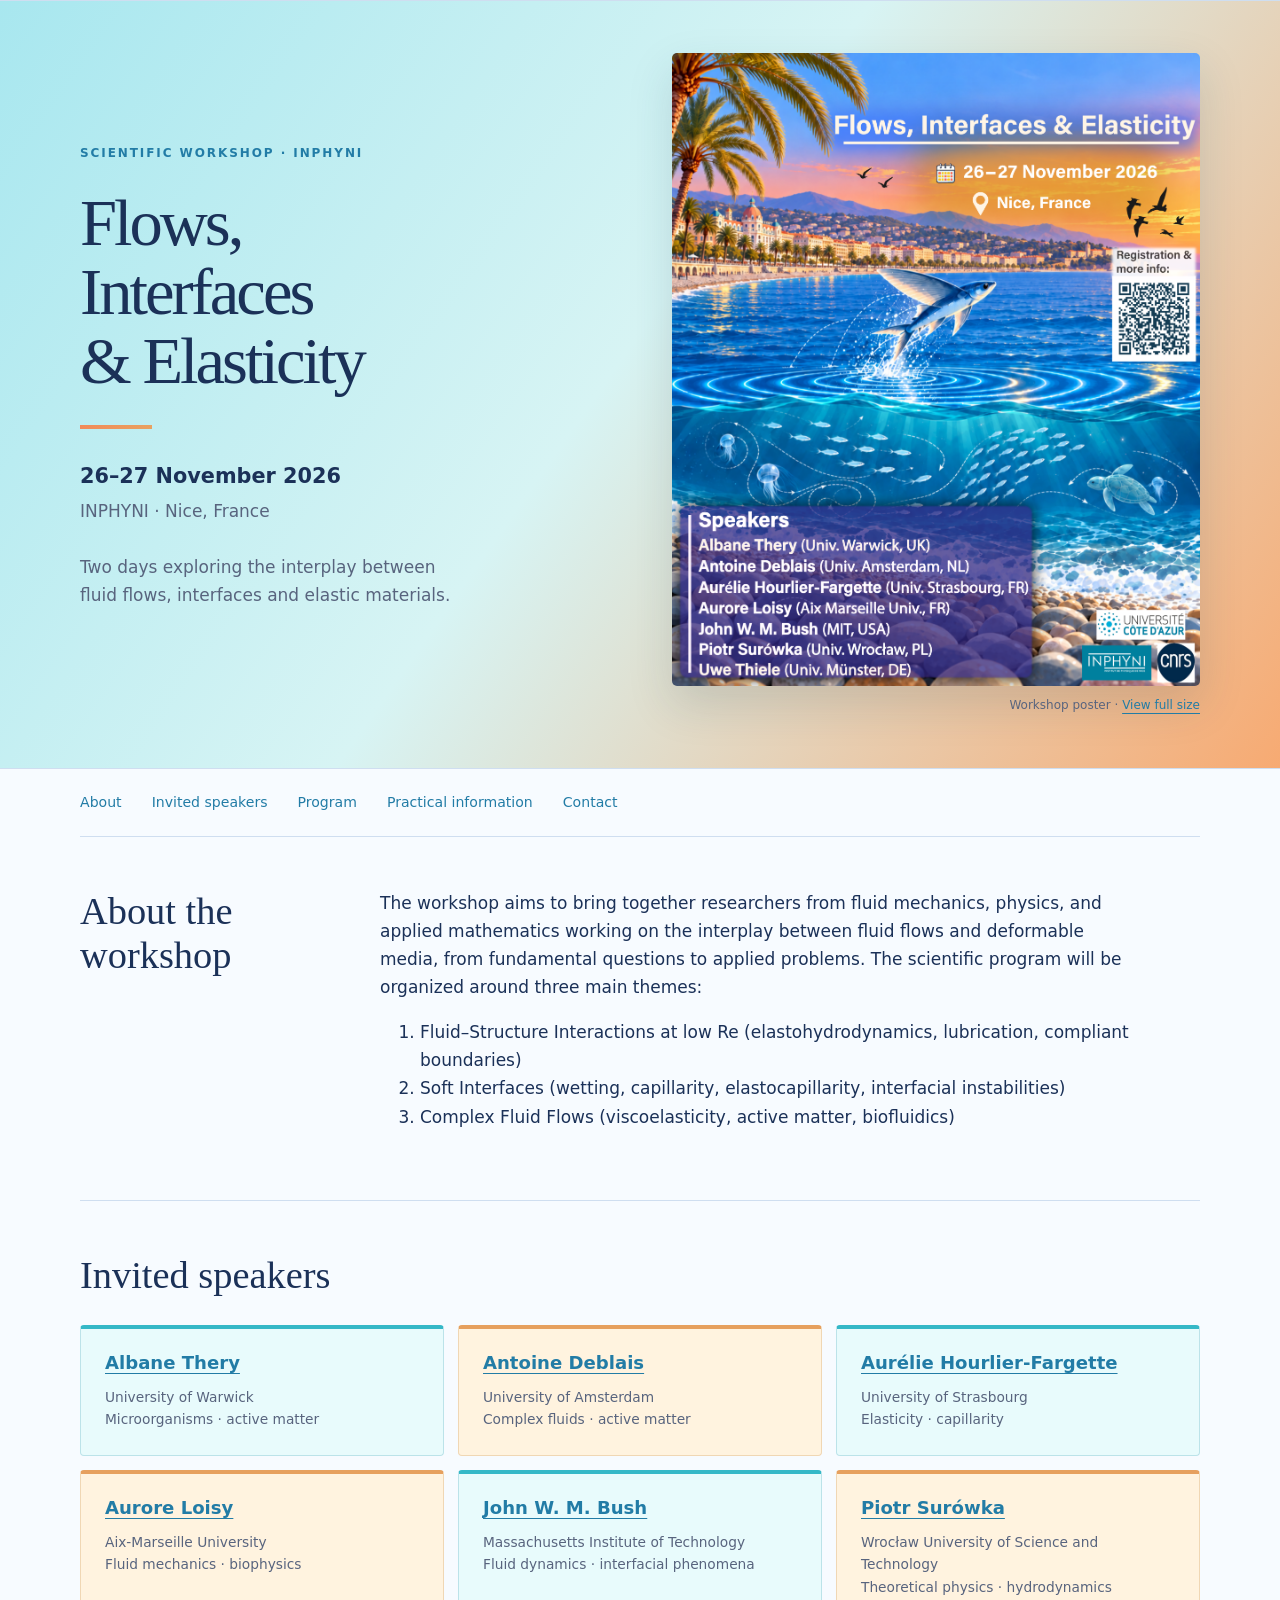
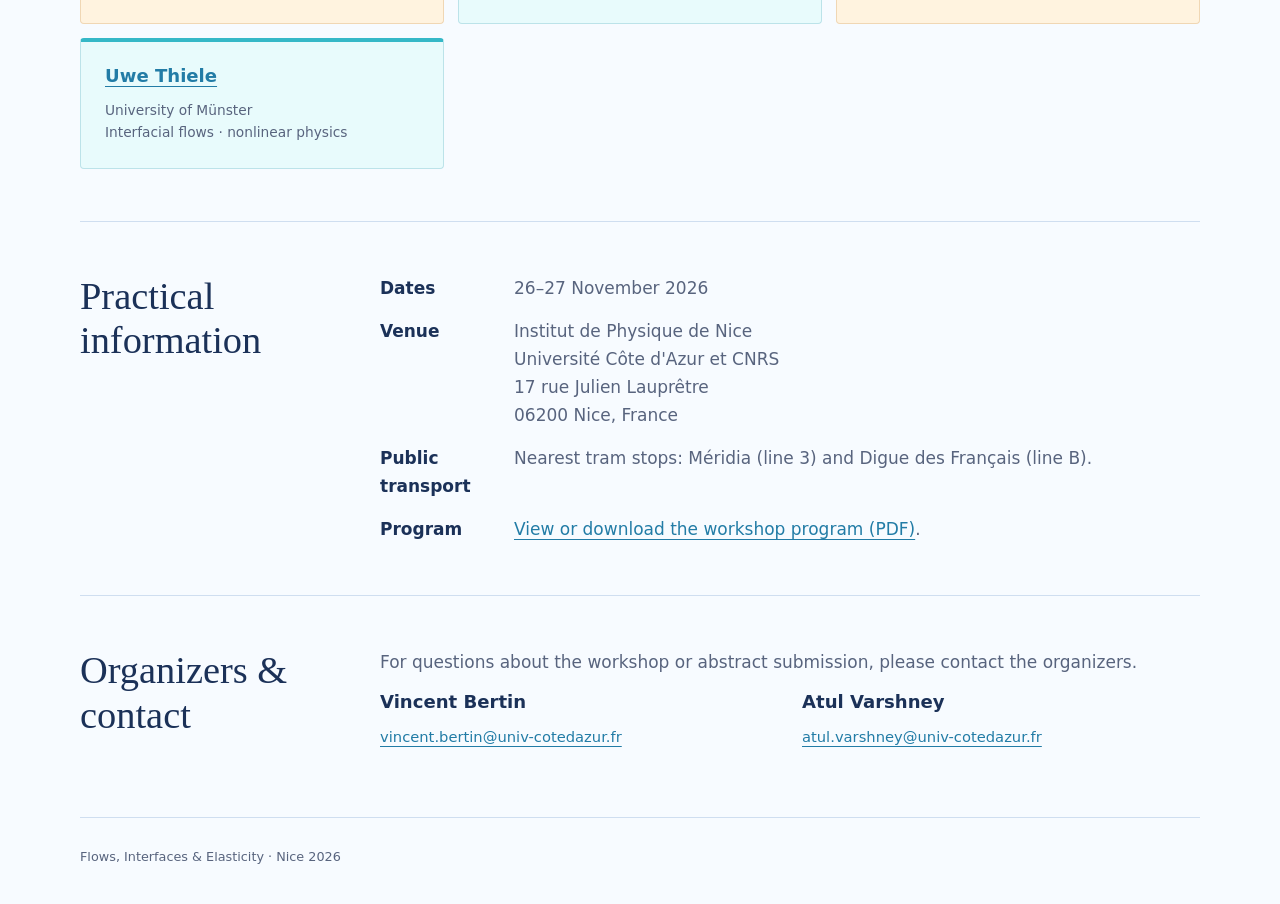
<file: workshop2026.html>
<!doctype html>
<html lang="en">
<head>
<meta charset="utf-8">
<meta name="viewport" content="width=device-width, initial-scale=1">
<meta name="description" content="Flows, Interfaces & Elasticity — a workshop at INPHYNI, Nice, France, 26–27 November 2026.">
<title>Flows, Interfaces &amp; Elasticity | Nice · November 2026</title>
<style>
:root{--ink:#143c53;--muted:#526a77;--blue:#006d91;--cyan:#bdeaf0;--paper:#f8faf9;--line:#d5e3e6;--orange:#ffd1ad;--pink:#edb7c8}
*{box-sizing:border-box}body{margin:0;background:var(--paper);color:var(--ink);font:17px/1.65 system-ui,-apple-system,BlinkMacSystemFont,"Segoe UI",sans-serif}a{color:var(--blue);text-underline-offset:4px}a:hover{text-decoration-thickness:2px}a:focus-visible{outline:3px solid #c35932;outline-offset:5px}p{margin:0 0 1rem}h1,h2,h3{line-height:1.15;margin:0;font-weight:600}h2{font-family:Georgia,serif;font-size:clamp(1.8rem,3vw,2.4rem);font-weight:400}h3{font-size:1.13rem}.wrap{width:min(1120px,calc(100% - 48px));margin:auto}.skip{position:absolute;left:16px;top:-80px;background:white;padding:10px;z-index:10}.skip:focus{top:12px}.topbar{display:flex;justify-content:space-between;align-items:center;gap:20px;padding:23px 0;font-size:.85rem}.topbar a{text-decoration:none}.edition{color:var(--muted)}.hero{background:linear-gradient(125deg,#e3f4f5 0%,#f5f6ef 57%,#f9ded9 100%);border-block:1px solid var(--line)}.hero-inner{display:grid;grid-template-columns:1fr 1fr;gap:64px;align-items:center;padding:52px 0}.eyebrow{font-size:.75rem;font-weight:700;letter-spacing:.16em;text-transform:uppercase;color:var(--blue);margin-bottom:24px}h1{font-family:Georgia,"Times New Roman",serif;font-size:clamp(2.8rem,5.2vw,4.6rem);font-weight:400;letter-spacing:-.045em;line-height:1.04}h1 span{display:block}.accent{width:72px;height:4px;background:linear-gradient(90deg,#ea9561,var(--pink));margin:30px 0}.date{font-size:1.3rem;font-weight:600;margin-bottom:3px}.place{color:var(--muted);margin-bottom:28px}.intro{max-width:36ch;color:var(--muted)}.button{display:inline-block;background:var(--ink);color:white;padding:12px 21px;border-radius:5px;text-decoration:none;font-size:.94rem;font-weight:600;margin-top:12px}.button:hover{background:var(--blue)}figure{margin:0}figure img{display:block;width:100%;height:auto;border-radius:5px;box-shadow:0 18px 45px #163c5326}figcaption{font-size:.75rem;margin-top:10px;color:var(--muted);text-align:right}.nav{display:flex;flex-wrap:wrap;gap:12px 30px;padding:22px 0;border-bottom:1px solid var(--line);font-size:.88rem}.nav a{text-decoration:none}section{padding:52px 0;border-bottom:1px solid var(--line);scroll-margin-top:20px}.section-grid{display:grid;grid-template-columns:260px 1fr;gap:40px}.copy{max-width:70ch}.muted{color:var(--muted)}.speakers{list-style:none;padding:0;margin:28px 0 0;display:grid;grid-template-columns:repeat(3,1fr);gap:14px}.speakers li{padding:24px;background:white;border:1px solid var(--line);border-top:3px solid var(--cyan);border-radius:4px}.speakers li:nth-child(even){border-top-color:var(--pink)}.speakers p{font-size:.86rem;color:var(--muted);margin:12px 0 0}.submission{background:#eef6f6;padding:28px;border-left:3px solid var(--blue);border-radius:0 5px 5px 0}.submission .button{margin:4px 0 16px}.small{font-size:.85rem}dl{margin:0;display:grid;grid-template-columns:110px 1fr;gap:15px 24px}dt{font-weight:600}dd{margin:0;color:var(--muted)}.contacts{display:grid;grid-template-columns:1fr 1fr;gap:24px}.contacts p{margin-top:12px;font-size:.92rem;overflow-wrap:anywhere}.todo{display:inline-block;background:#ffede3;color:#7c4027;padding:3px 9px;border-radius:4px;font-size:.8rem}footer{padding:28px 0 36px;display:flex;justify-content:space-between;gap:20px;color:var(--muted);font-size:.8rem}
@media(max-width:800px){.hero-inner{gap:30px}.section-grid{grid-template-columns:1fr;gap:24px}.speakers{grid-template-columns:repeat(2,1fr)}.hero-inner{padding:36px 0}h1{font-size:3rem}}
@media(max-width:580px){.wrap{width:calc(100% - 36px)}.hero-inner{grid-template-columns:1fr;gap:32px}.hero figure{max-width:420px;width:100%;margin:auto}.topbar{font-size:.76rem}.edition{white-space:nowrap}h1{font-size:clamp(2.8rem,11vw,3.6rem)}.hero .intro{max-width:none}.nav{gap:12px 22px}.speakers,.contacts{grid-template-columns:1fr}section{padding:36px 0}.submission{padding:22px}dl{grid-template-columns:1fr;gap:4px}dd{margin-bottom:14px}footer{flex-direction:column;gap:8px}}
@media print{body{background:white;font-size:11pt}.hero{background:white}.hero-inner{gap:30px;padding:20px 0}.topbar,.nav,.skip,.button{display:none}section{padding:22px 0}figure img{box-shadow:none}a{color:inherit}.speakers li,.submission{break-inside:avoid}}
</style>
<style>
:root { --ink: #1b3158; --muted: #58647e; --blue: #227ca6; --cyan: #aee8ef; --paper: #f7fbff; --line: #cfdef0; --orange: #f5a568; --pink: #e8a261; }
.hero { background: linear-gradient(125deg, #a8e7ef 0%, #d7f4f4 48%, #f7aa72 100%); }
.accent { background: linear-gradient(90deg, #f28a59, var(--pink)); }
.speakers li { background: #e8fbfc; border-color: #bce3e9; border-top: 4px solid #35b8c7; }
.speakers li:nth-child(even) { background: #fff3df; border-color: #f0d7b4; border-top-color: #e6a05e; }
.submission { background: transparent; border-left: 4px solid #35b8c7; }
.registration-frame { width: 100%; min-height: 1120px; border: 1px solid var(--line); border-radius: 5px; background: white; }
</style>
</head>
<body>
<a class="skip" href="#main">Skip to content</a>
<main id="main">
<div class="hero"><div class="wrap hero-inner">
<div><p class="eyebrow">Scientific workshop · INPHYNI</p><h1>Flows,<span>Interfaces</span><span>&amp; Elasticity</span></h1><div class="accent" aria-hidden="true"></div><p class="date">26–27 November 2026</p><p class="place">INPHYNI · Nice, France</p><p class="intro">Two days exploring the interplay between fluid flows, interfaces and elastic materials.</p></div>
<figure><a href="workshop2026-poster.png" aria-label="View the full workshop poster"><img src="workshop2026-poster.png" width="1145" height="1375" alt="Workshop poster: Flows, Interfaces &amp; Elasticity, 26–27 November 2026, Nice, France. A flying fish rises above a turquoise Mediterranean sea beneath a pink and orange sunset."></a><figcaption>Workshop poster · <a href="workshop2026-poster.png">View full size</a></figcaption></figure>
</div></div>
<div class="wrap">
<nav class="nav" aria-label="Workshop sections"><a href="#about">About</a><a href="#speakers">Invited speakers</a><a href="WorkshopNov2026.pdf" target="_blank" rel="noopener">Program</a><a href="#practical">Practical information</a><a href="#contact">Contact</a></nav>
<section id="about" class="section-grid"><h2>About the workshop</h2><div class="copy"><p>The workshop aims to bring together researchers from fluid mechanics, physics, and applied mathematics working on the interplay between fluid flows and deformable media, from fundamental questions to applied problems. The scientific program will be organized around three main themes:</p><ol><li>Fluid–Structure Interactions at low Re (elastohydrodynamics, lubrication, compliant boundaries)</li><li>Soft Interfaces (wetting, capillarity, elastocapillarity, interfacial instabilities)</li><li>Complex Fluid Flows (viscoelasticity, active matter, biofluidics)</li></ol></div></section>
<section id="speakers"><h2>Invited speakers</h2>
<ul class="speakers"><li><h3><a href="https://warwick.ac.uk/fac/sci/maths/people/staff/thery/" target="_blank" rel="noopener">Albane Thery</a></h3><p>University of Warwick<br>Microorganisms · active matter</p></li><li><h3><a href="https://www.uva.nl/en/profile/d/e/a.deblais/a.deblais.html" target="_blank" rel="noopener">Antoine Deblais</a></h3><p>University of Amsterdam<br>Complex fluids · active matter</p></li><li><h3><a href="https://ics-cnrs.unistra.fr/member-1005-Hourlier-Fargette%20Aur%C3%A9lie.html" target="_blank" rel="noopener">Aurélie Hourlier-Fargette</a></h3><p>University of Strasbourg<br>Elasticity · capillarity</p></li><li><h3><a href="https://auroreloisy.github.io/" target="_blank" rel="noopener">Aurore Loisy</a></h3><p>Aix-Marseille University<br>Fluid mechanics · biophysics</p></li><li><h3><a href="https://math.mit.edu/directory/profile.html?pid=35" target="_blank" rel="noopener">John W. M. Bush</a></h3><p>Massachusetts Institute of Technology<br>Fluid dynamics · interfacial phenomena</p></li><li><h3><a href="https://surowka.kft.pwr.edu.pl/" target="_blank" rel="noopener">Piotr Surówka</a></h3><p>Wrocław University of Science and Technology<br>Theoretical physics · hydrodynamics</p></li><li><h3><a href="https://www.uni-muenster.de/Physik.TP/~thiele/" target="_blank" rel="noopener">Uwe Thiele</a></h3><p>University of Münster<br>Interfacial flows · nonlinear physics</p></li></ul></section>
<section id="practical" class="section-grid"><h2>Practical information</h2><dl><dt>Dates</dt><dd><time datetime="2026-11-26">26</time>–<time datetime="2026-11-27">27 November 2026</time></dd><dt>Venue</dt><dd>Institut de Physique de Nice<br>Université Côte d'Azur et CNRS<br>17 rue Julien Lauprêtre<br>06200 Nice, France</dd><dt>Public transport</dt><dd>Nearest tram stops: Méridia (line 3) and Digue des Français (line B).</dd><dt>Program</dt><dd><a href="WorkshopNov2026.pdf" target="_blank" rel="noopener">View or download the workshop program (PDF)</a>.</dd></dl></section>
<section id="contact" class="section-grid"><h2>Organizers &amp; contact</h2><div><p class="muted">For questions about the workshop or abstract submission, please contact the organizers.</p><div class="contacts"><div><h3>Vincent Bertin</h3><p><a href="mailto:vincent.bertin@univ-cotedazur.fr">vincent.bertin@univ-cotedazur.fr</a></p></div><div><h3>Atul Varshney</h3><p><a href="mailto:atul.varshney@univ-cotedazur.fr">atul.varshney@univ-cotedazur.fr</a></p></div></div></div></section>
<footer><span>Flows, Interfaces &amp; Elasticity · Nice 2026</span></footer>
</div>
</main>
</body>
</html>
</file>
<file: jemdoc.css>
/* Default css file for jemdoc. */

table#tlayout {
    border: none;
    background: white;
}

body {
    background: white;
    font-family: 'Segoe UI', Helvetica, Arial, sans-serif;
    padding-bottom: 8px;
    margin: 0;
    border-left: 80px solid #5E84C7;
    border-right: 80px solid #5E84C7;
}


#layout-menu {
	background: #5E84C7;
	font-size: 1.0em;
	width: auto;
	white-space: nowrap;
    text-align: left;
    vertical-align: top;
    color:white;
}

#layout-menu td {
	background: #f4f4f4;
    vertical-align: top;
}

#layout-content {
	padding-top: 0.0em;
	padding-left: 1.0em;
	padding-right: 1.0em;
    border: none;
    background: white;
    text-align: left;
    vertical-align: top;
}

#layout-menu a {
	line-height: 1.5em;
	margin-left: 0.5em;
	color:white;
}

tt {
    background: #ffffdd;
}

pre, tt {
	font-size: 90%;
	font-family: monaco, monospace;
}

a, a > tt {
	color: #325491;
	text-decoration: none;
}

a:hover {
	border-bottom: 1px #325491 dotted;
}

#layout-menu a.current:link, #layout-menu a.current:visited {
	color: white;
	border-bottom: 1px white solid;
}
#layout-menu a:link, #layout-menu a:visited, #layout-menu a:hover {
	color:white;
	text-decoration: none;
}
#layout-menu a:hover {
	text-decoration: none;
	border-bottom: 1px white dotted;
}

div.menu-category {
	border-bottom: 1px solid white;
	margin-top: 0.8em;
	padding-top: 0.2em;
	padding-bottom: 0.1em;
	color: white;
}

div.menu-item {
	padding-left: 16px;
	text-indent: -16px;
	margin-top: 30px;
}

div#toptitle {
	padding-bottom: 0.2em;
	margin-bottom: 1.5em;
	border-bottom: 3px double gray;
}

/* Reduce space if we begin the page with a title. */
div#toptitle + h2, div#toptitle + h3 {
	margin-top: -0.7em;
}

div#subtitle {
	margin-top: 0.0em;
	margin-bottom: 0.0em;
	padding-top: 0em;
	padding-bottom: 0.1em;
}

em {
	font-style: italic;
}

strong {
	font-weight: bold;
}


h1, h2, h3 {
	color: #325491;
	margin-top: 0.7em;
	margin-bottom: 0.3em;
	padding-bottom: 0.2em;
	line-height: 1.0;
	padding-top: 0.5em;
	border-bottom: 1px solid #aaaaaa;
}

h1 {
	font-size: 165%;
}

h2 {
	padding-top: 0.8em;
	font-size: 125%;
}

h2 + h3 {
    padding-top: 0.2em;
}

h3 {
	font-size: 110%;
	border-bottom: none;
}

p {
	margin-top: 0.0em;
	margin-bottom: 0.8em;
	padding: 0;
	line-height: 1.3;
}

pre {
	padding: 0;
	margin: 0;
}

div#footer {
	font-size: small;
	border-top: 1px solid #c0c0c0;
	padding-top: 0.1em;
	margin-top: 4.0em;
	color: #c0c0c0;
}

div#footer a {
	color: #80a0b0;
}

div#footer-text {
	float: left;
	padding-bottom: 8px;
}

ul, ol, dl {
	margin-top: 0.2em;
	padding-top: 0;
	margin-bottom: 0.8em;
}

dt {
	margin-top: 0.5em;
	margin-bottom: 0;
}

dl {
	margin-left: 20px;
}

dd {
	color: #222222;
}

dd > *:first-child {
	margin-top: 0;
}

ul {
	list-style-position: outside;
	list-style-type: square;
}

p + ul, p + ol {
	margin-top: -0.5em;
}

li ul, li ol {
	margin-top: -0.3em;
}

ol {
	list-style-position: outside;
	list-style-type: decimal;
}

li p, dd p {
	margin-bottom: 0.3em;
}


ol ol {
	list-style-type: lower-alpha;
}

ol ol ol {
	list-style-type: lower-roman;
}

p + div.codeblock {
	margin-top: -0.6em;
}

div.codeblock, div.infoblock {
	margin-right: 0%;
	margin-top: 1.2em;
	margin-bottom: 1.3em;
}

div.blocktitle {
	font-weight: bold;
	color: #cd7b62;
	margin-top: 1.2em;
	margin-bottom: 0.1em;
}

div.blockcontent {
	border: 1px solid silver;
	padding: 0.3em 0.5em;
}

div.infoblock > div.blockcontent {
	background: #ffffee;
}

div.blockcontent p + ul, div.blockcontent p + ol {
	margin-top: 0.4em;
}

div.infoblock p {
	margin-bottom: 0em;
}

div.infoblock li p, div.infoblock dd p {
	margin-bottom: 0.5em;
}

div.infoblock p + p {
	margin-top: 0.8em;
}

div.codeblock > div.blockcontent {
	background: #f6f6f6;
}

span.pycommand {
	color: #000070;
}

span.statement {
	color: #008800;
}
span.builtin {
	color: #000088;
}
span.special {
	color: #990000;
}
span.operator {
	color: #880000;
}
span.error {
	color: #aa0000;
}
span.comment, span.comment > *, span.string, span.string > * {
	color: #606060;
}

@media print {
	#layout-menu { display: none; }
}

#fwtitle {
	margin: 2px;
}

#fwtitle #toptitle {
	padding-left: 0.5em;
	margin-bottom: 0.5em;
}

#layout-content h1:first-child, #layout-content h2:first-child, #layout-content h3:first-child {
	margin-top: -0.7em;
}

div#toptitle h1, #layout-content div#toptitle h1 {
	margin-bottom: 0.0em;
	padding-bottom: 0.1em;
	padding-top: 0;
	margin-top: 0.5em;
	border-bottom: none;
}

img.eq {
	padding: 0;
	padding-left: 0.1em;
	padding-right: 0.1em;
	margin: 0;
}

img.eqwl {
	padding-left: 2em;
	padding-top: 0.6em;
	padding-bottom: 0.2em;
	margin: 0;
}

table {
    border: 2px solid black;
    border-collapse: collapse;
}

td {
    padding: 2px;
    padding-left: 0.5em;
    padding-right: 0.5em;
    text-align: center;
}

table + table {
    margin-top: 1em;
}

tr.heading {
    font-weight: bold;
    border-bottom: 2px solid black;
}

img {
    border: none;
}

table.imgtable, table.imgtable td {
    border: none;
    text-align: left;
    vertical-align: top;
}

.toggle-trigger {

    padding: 1px;
    background: white;
  font-family: 'Segoe UI', Helvetica, Arial, sans-serif;
	padding-bottom: 1px;
	margin: 0;
	cursor: pointer;
	color:#5E84C7;
}

.toggle-trigger:hover {
	border-bottom: 1px #5E84C7 dotted;
	margin-bottom: -2px;
}

.toggle-wrap {
    padding: 1px;
    display: none;
    background: white;
  font-family: 'Segoe UI', Helvetica, Arial, sans-serif;
	padding-bottom: 8px;
	margin: 0;
}
</file>
